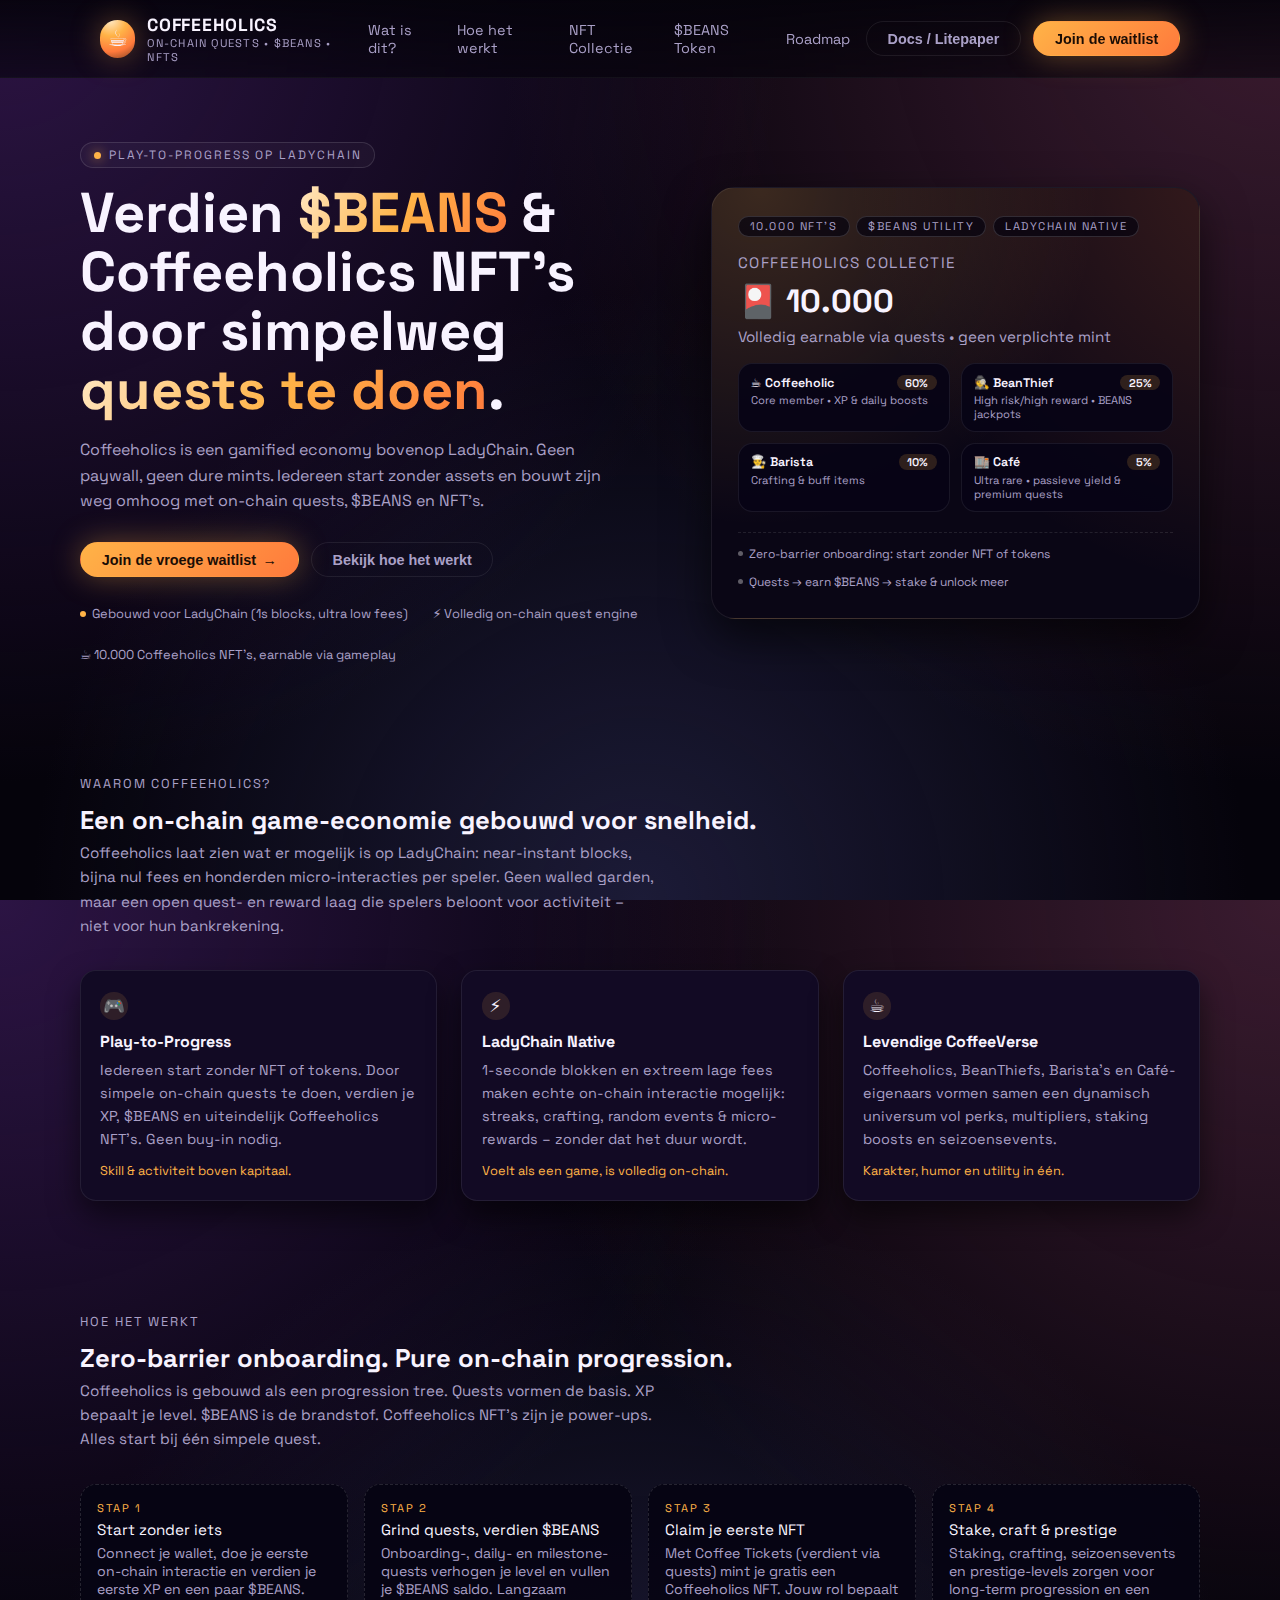
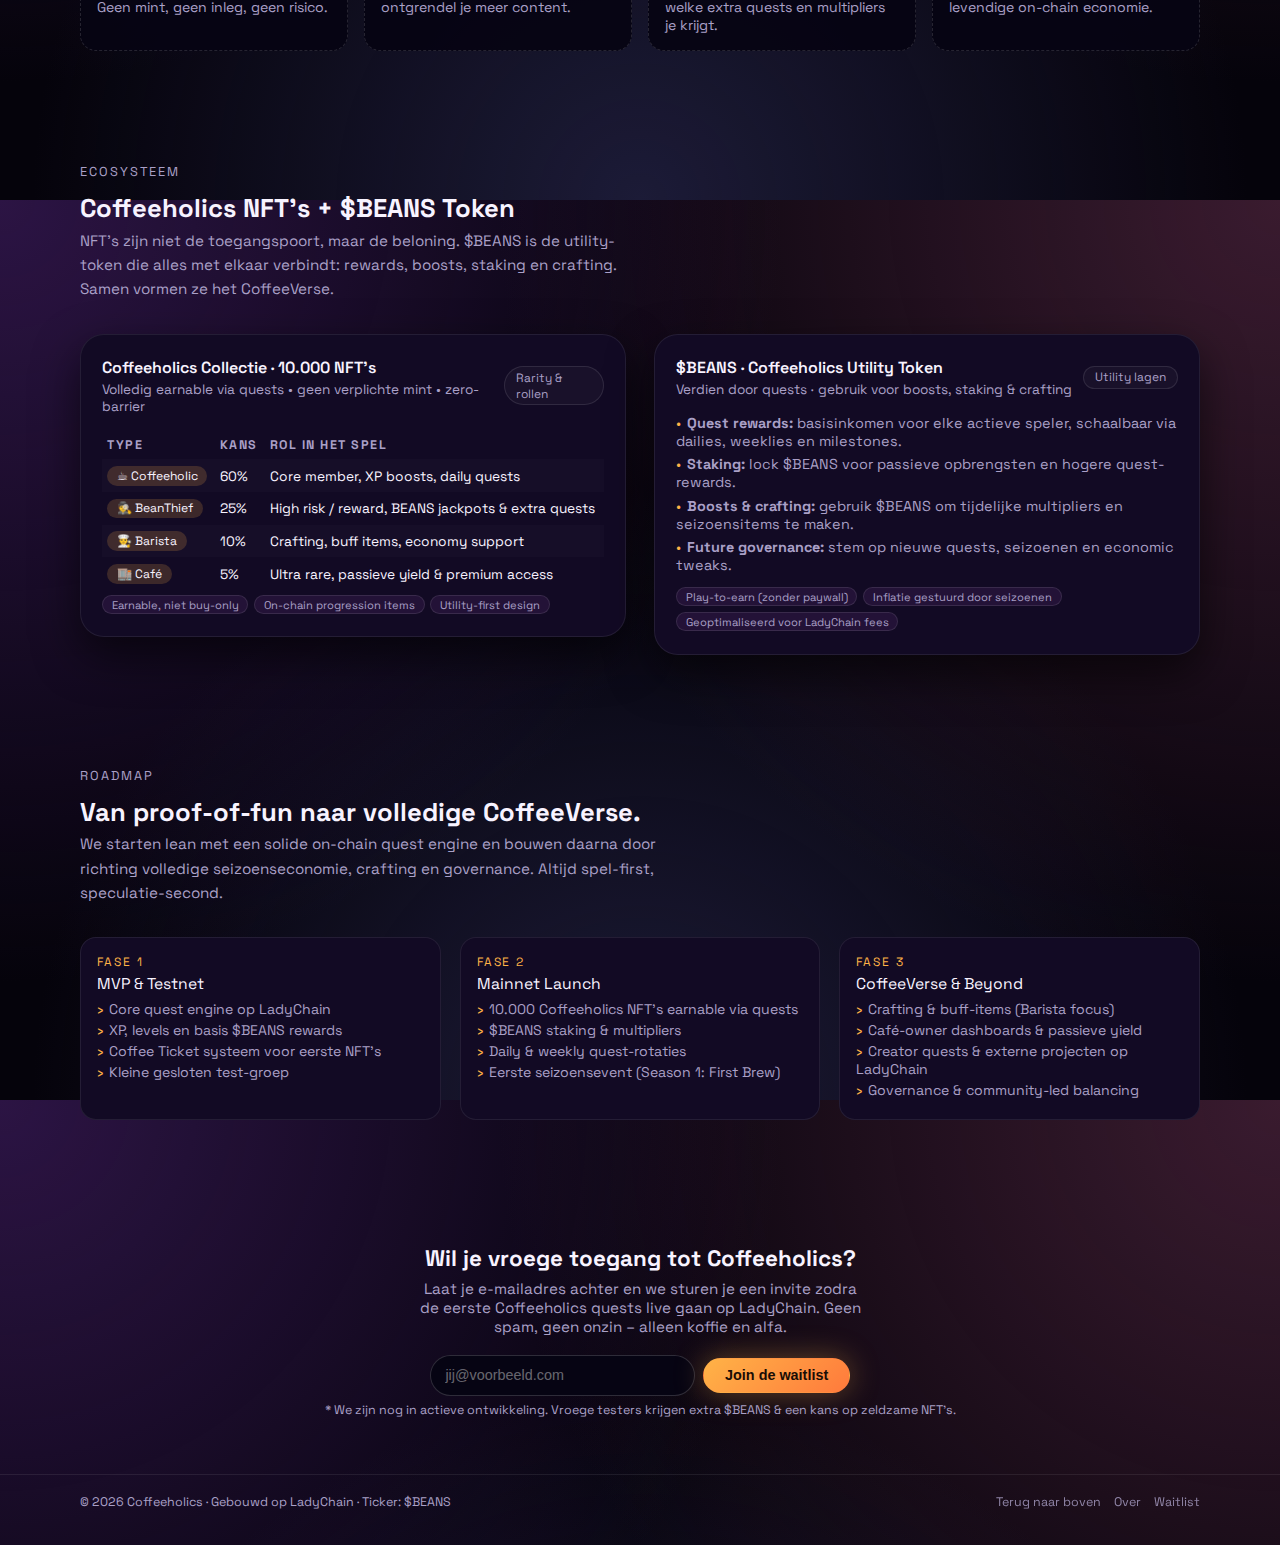
<file: Quest.html>
<!DOCTYPE html>
<html lang="nl">
<head>
  <meta charset="UTF-8" />
  <title>Coffeeholics • Play-to-Progress op LadyChain</title>
  <meta name="viewport" content="width=device-width, initial-scale=1" />
  <meta name="description" content="Coffeeholics is het eerste gamified play-to-progress ecosysteem op LadyChain. Verdien $BEANS en Coffeeholics NFT's door quests te doen." />

  <!-- Google Font -->
  <link rel="preconnect" href="https://fonts.googleapis.com" />
  <link rel="preconnect" href="https://fonts.gstatic.com" crossorigin />
  <link href="https://fonts.googleapis.com/css2?family=Space+Grotesk:wght@400;500;600;700&display=swap" rel="stylesheet" />

  <style>
    :root {
      --bg: #05030b;
      --bg-soft: #0a0615;
      --bg-card: #120a24;
      --bg-chip: #231237;
      --accent: #ffb347;
      --accent-strong: #ff7a3c;
      --accent-soft: rgba(255, 179, 71, 0.12);
      --text: #f8f3ff;
      --muted: #aaa0c7;
      --border-subtle: rgba(255, 255, 255, 0.08);
      --radius-xl: 1.5rem;
      --radius-lg: 1rem;
      --radius-pill: 999px;
      --shadow-soft: 0 18px 45px rgba(0, 0, 0, 0.6);
      --shadow-glow: 0 0 30px rgba(255, 179, 71, 0.35);
      --transition-fast: 0.18s ease-out;
      --transition-med: 0.28s ease-out;
    }

    * {
      box-sizing: border-box;
      margin: 0;
      padding: 0;
    }

    html, body {
      height: 100%;
      scroll-behavior: smooth;
    }

    body {
      font-family: "Space Grotesk", system-ui, -apple-system, BlinkMacSystemFont, sans-serif;
      background:
        radial-gradient(circle at 0% 0%, #2c1444 0, transparent 50%),
        radial-gradient(circle at 100% 0%, #3a1b2f 0, transparent 50%),
        radial-gradient(circle at 50% 100%, #1c1b37 0, transparent 55%),
        var(--bg);
      color: var(--text);
      -webkit-font-smoothing: antialiased;
    }

    a {
      color: inherit;
      text-decoration: none;
    }

    img {
      max-width: 100%;
      display: block;
    }

    .page {
      min-height: 100vh;
      display: flex;
      flex-direction: column;
    }

    /* NAVBAR */

    .nav {
      position: sticky;
      top: 0;
      z-index: 50;
      backdrop-filter: blur(18px);
      background: linear-gradient(to bottom, rgba(5, 3, 11, 0.9), rgba(5, 3, 11, 0.6));
      border-bottom: 1px solid rgba(255, 255, 255, 0.06);
    }

    .nav-inner {
      max-width: 1120px;
      margin: 0 auto;
      padding: 0.85rem 1.25rem;
      display: flex;
      align-items: center;
      justify-content: space-between;
      gap: 1rem;
    }

    .nav-left {
      display: flex;
      align-items: center;
      gap: 0.75rem;
    }

    .logo-mark {
      display: flex;
      align-items: center;
      justify-content: center;
      width: 38px;
      height: 38px;
      border-radius: 1.1rem;
      background: radial-gradient(circle at 30% 0%, #ffe9c6 0, #ffb347 35%, #ff7a3c 70%, #7d4222 100%);
      box-shadow: var(--shadow-glow);
      font-size: 1.4rem;
    }

    .logo-text {
      display: flex;
      flex-direction: column;
    }

    .logo-title {
      font-size: 1.1rem;
      font-weight: 700;
      letter-spacing: 0.04em;
      text-transform: uppercase;
    }

    .logo-subtitle {
      font-size: 0.7rem;
      color: var(--muted);
      text-transform: uppercase;
      letter-spacing: 0.11em;
    }

    .nav-links {
      display: flex;
      align-items: center;
      gap: 1.25rem;
      font-size: 0.9rem;
      color: var(--muted);
    }

    .nav-link {
      position: relative;
      padding: 0.15rem 0;
    }

    .nav-link::after {
      content: "";
      position: absolute;
      left: 0;
      bottom: -0.2rem;
      width: 0;
      height: 2px;
      border-radius: 999px;
      background: linear-gradient(90deg, var(--accent), var(--accent-strong));
      transition: width var(--transition-fast);
    }

    .nav-link:hover {
      color: var(--text);
    }

    .nav-link:hover::after {
      width: 100%;
    }

    .nav-cta {
      display: flex;
      align-items: center;
      gap: 0.75rem;
    }

    .btn {
      border-radius: var(--radius-pill);
      padding: 0.55rem 1.3rem;
      border: 1px solid transparent;
      font-size: 0.9rem;
      font-weight: 600;
      cursor: pointer;
      display: inline-flex;
      align-items: center;
      gap: 0.4rem;
      white-space: nowrap;
      transition: transform var(--transition-fast), box-shadow var(--transition-fast), background var(--transition-fast), border-color var(--transition-fast), color var(--transition-fast), opacity var(--transition-fast);
    }

    .btn-primary {
      background: linear-gradient(135deg, var(--accent), var(--accent-strong));
      color: #1a0d05;
      box-shadow: var(--shadow-glow);
    }

    .btn-primary:hover {
      transform: translateY(-1px) scale(1.01);
      box-shadow: 0 22px 55px rgba(0, 0, 0, 0.75);
    }

    .btn-ghost {
      background: transparent;
      color: var(--muted);
      border-color: var(--border-subtle);
    }

    .btn-ghost:hover {
      border-color: rgba(255, 255, 255, 0.26);
      color: var(--text);
      background: rgba(255, 255, 255, 0.02);
    }

    .nav-toggle {
      display: none;
      background: none;
      border: none;
      color: var(--text);
      cursor: pointer;
      padding: 0.25rem;
    }

    .nav-toggle span {
      display: block;
      width: 22px;
      height: 2px;
      border-radius: 999px;
      background: var(--text);
      margin: 4px 0;
      transition: transform 0.2s ease, opacity 0.2s ease;
    }

    /* MAIN LAYOUT */

    .main {
      flex: 1;
    }

    .section {
      padding: 3.5rem 1.25rem;
    }

    .section-inner {
      max-width: 1120px;
      margin: 0 auto;
    }

    /* HERO */

    .hero {
      padding-top: 4rem;
      padding-bottom: 3.5rem;
    }

    .hero-grid {
      display: grid;
      grid-template-columns: minmax(0, 3fr) minmax(0, 2.5fr);
      gap: 2.75rem;
      align-items: center;
    }

    .eyebrow {
      display: inline-flex;
      align-items: center;
      gap: 0.5rem;
      font-size: 0.75rem;
      text-transform: uppercase;
      letter-spacing: 0.16em;
      color: var(--muted);
      padding: 0.25rem 0.8rem;
      border-radius: var(--radius-pill);
      background: rgba(255, 255, 255, 0.03);
      border: 1px solid rgba(255, 255, 255, 0.12);
      margin-bottom: 1rem;
    }

    .eyebrow-pill {
      width: 7px;
      height: 7px;
      border-radius: 999px;
      background: var(--accent);
      box-shadow: 0 0 12px rgba(255, 179, 71, 0.8);
    }

    .hero-title {
      font-size: clamp(2.4rem, 3.1vw + 1.6rem, 3.5rem);
      line-height: 1.05;
      margin-bottom: 1.1rem;
    }

    .hero-title span.gradient {
      background: linear-gradient(120deg, #ffe9c6, #ffb347, #ff7a3c);
      -webkit-background-clip: text;
      background-clip: text;
      color: transparent;
    }

    .hero-subtitle {
      font-size: 1rem;
      max-width: 34rem;
      color: var(--muted);
      line-height: 1.6;
      margin-bottom: 1.75rem;
    }

    .hero-actions {
      display: flex;
      flex-wrap: wrap;
      gap: 0.75rem;
      margin-bottom: 1.75rem;
    }

    .hero-meta {
      display: flex;
      flex-wrap: wrap;
      gap: 1.5rem;
      font-size: 0.8rem;
      color: var(--muted);
    }

    .hero-meta span {
      display: flex;
      align-items: center;
      gap: 0.4rem;
    }

    .hero-badge-dot {
      width: 6px;
      height: 6px;
      border-radius: 999px;
      background: var(--accent);
    }

    .hero-card {
      background: radial-gradient(circle at 10% 0%, rgba(255, 179, 71, 0.2), transparent 55%), var(--bg-soft);
      border-radius: var(--radius-xl);
      border: 1px solid rgba(255, 255, 255, 0.08);
      padding: 1.75rem 1.6rem;
      box-shadow: var(--shadow-soft);
      position: relative;
      overflow: hidden;
    }

    .hero-card::before {
      content: "";
      position: absolute;
      inset: 0;
      background: radial-gradient(circle at 120% -10%, rgba(255, 122, 60, 0.3), transparent 60%);
      opacity: 0.7;
      pointer-events: none;
    }

    .hero-card-inner {
      position: relative;
      z-index: 1;
    }

    .chip-row {
      display: flex;
      flex-wrap: wrap;
      gap: 0.4rem;
      margin-bottom: 1rem;
    }

    .chip {
      padding: 0.15rem 0.7rem;
      border-radius: var(--radius-pill);
      background: rgba(4, 1, 14, 0.7);
      border: 1px solid rgba(255, 255, 255, 0.15);
      font-size: 0.7rem;
      text-transform: uppercase;
      letter-spacing: 0.14em;
      color: var(--muted);
    }

    .card-heading {
      font-size: 0.95rem;
      letter-spacing: 0.1em;
      text-transform: uppercase;
      color: var(--muted);
      margin-bottom: 0.6rem;
    }

    .card-main-number {
      font-size: 2rem;
      font-weight: 700;
      margin-bottom: 0.35rem;
    }

    .card-main-label {
      font-size: 0.95rem;
      color: var(--muted);
      margin-bottom: 1.1rem;
    }

    .rarity-grid {
      display: grid;
      grid-template-columns: repeat(2, minmax(0, 1fr));
      gap: 0.65rem;
      margin-bottom: 1.25rem;
    }

    .rarity-card {
      padding: 0.65rem 0.75rem;
      border-radius: 0.9rem;
      background: rgba(7, 3, 21, 0.9);
      border: 1px solid rgba(255, 255, 255, 0.08);
      display: flex;
      flex-direction: column;
      gap: 0.15rem;
      font-size: 0.78rem;
    }

    .rarity-title {
      display: flex;
      justify-content: space-between;
      align-items: center;
      font-weight: 600;
    }

    .rarity-tag {
      padding: 0.05rem 0.55rem;
      border-radius: 999px;
      background: rgba(255, 179, 71, 0.16);
      font-size: 0.7rem;
    }

    .rarity-sub {
      color: var(--muted);
      font-size: 0.7rem;
    }

    .hero-stats {
      display: flex;
      gap: 0.75rem;
      font-size: 0.75rem;
      color: var(--muted);
      border-top: 1px dashed rgba(255, 255, 255, 0.1);
      padding-top: 0.8rem;
      margin-top: 0.6rem;
      flex-wrap: wrap;
    }

    .hero-stats span {
      display: flex;
      align-items: center;
      gap: 0.4rem;
    }

    .dot-soft {
      width: 5px;
      height: 5px;
      border-radius: 999px;
      background: rgba(255, 255, 255, 0.35);
    }

    /* FEATURES / HOW IT WORKS */

    .section-title {
      font-size: 1.6rem;
      margin-bottom: 0.3rem;
    }

    .section-kicker {
      font-size: 0.8rem;
      text-transform: uppercase;
      letter-spacing: 0.15em;
      color: var(--muted);
      margin-bottom: 0.75rem;
    }

    .section-description {
      max-width: 36rem;
      color: var(--muted);
      font-size: 0.95rem;
      line-height: 1.6;
      margin-bottom: 2rem;
    }

    .feature-grid {
      display: grid;
      grid-template-columns: repeat(3, minmax(0, 1fr));
      gap: 1.5rem;
    }

    .feature-card {
      background: var(--bg-card);
      border-radius: var(--radius-lg);
      border: 1px solid var(--border-subtle);
      padding: 1.3rem 1.2rem;
      box-shadow: 0 14px 30px rgba(0, 0, 0, 0.55);
      position: relative;
      overflow: hidden;
    }

    .feature-icon {
      width: 28px;
      height: 28px;
      border-radius: 0.85rem;
      background: rgba(255, 179, 71, 0.12);
      display: flex;
      align-items: center;
      justify-content: center;
      font-size: 1.1rem;
      margin-bottom: 0.7rem;
    }

    .feature-title {
      font-size: 1rem;
      margin-bottom: 0.4rem;
    }

    .feature-text {
      font-size: 0.9rem;
      color: var(--muted);
      line-height: 1.6;
      margin-bottom: 0.7rem;
    }

    .feature-tagline {
      font-size: 0.8rem;
      color: var(--accent);
    }

    .steps-grid {
      display: grid;
      grid-template-columns: repeat(4, minmax(0, 1fr));
      gap: 1rem;
      margin-top: 1.5rem;
    }

    .step-card {
      border-radius: var(--radius-lg);
      border: 1px dashed rgba(255, 255, 255, 0.13);
      background: rgba(6, 4, 19, 0.95);
      padding: 1rem;
      font-size: 0.88rem;
      color: var(--muted);
    }

    .step-label {
      font-size: 0.7rem;
      text-transform: uppercase;
      letter-spacing: 0.15em;
      color: var(--accent);
      margin-bottom: 0.35rem;
    }

    .step-title {
      font-size: 0.95rem;
      margin-bottom: 0.3rem;
      color: var(--text);
    }

    /* NFT / TOKEN SECTION */

    .dual-grid {
      display: grid;
      grid-template-columns: minmax(0, 1.2fr) minmax(0, 1.2fr);
      gap: 1.75rem;
      align-items: flex-start;
    }

    .panel {
      background: var(--bg-card);
      border-radius: var(--radius-xl);
      border: 1px solid var(--border-subtle);
      padding: 1.4rem 1.3rem;
      box-shadow: var(--shadow-soft);
    }

    .panel-header {
      display: flex;
      justify-content: space-between;
      align-items: center;
      gap: 0.6rem;
      margin-bottom: 1rem;
    }

    .panel-title {
      font-size: 1rem;
      font-weight: 600;
    }

    .panel-pill {
      padding: 0.15rem 0.7rem;
      border-radius: var(--radius-pill);
      background: rgba(255, 255, 255, 0.03);
      border: 1px solid rgba(255, 255, 255, 0.1);
      font-size: 0.75rem;
      color: var(--muted);
    }

    .rarity-table {
      width: 100%;
      border-spacing: 0;
      border-collapse: collapse;
      font-size: 0.86rem;
      margin-top: 0.3rem;
    }

    .rarity-table thead {
      font-size: 0.78rem;
      color: var(--muted);
      text-transform: uppercase;
      letter-spacing: 0.12em;
    }

    .rarity-table th,
    .rarity-table td {
      padding: 0.4rem 0.35rem;
      text-align: left;
    }

    .rarity-table tbody tr:nth-child(odd) {
      background: rgba(255, 255, 255, 0.02);
    }

    .rarity-chip {
      display: inline-flex;
      align-items: center;
      padding: 0.12rem 0.6rem;
      border-radius: 999px;
      background: rgba(255, 179, 71, 0.18);
      font-size: 0.76rem;
    }

    .token-list {
      list-style: none;
      display: flex;
      flex-direction: column;
      gap: 0.35rem;
      font-size: 0.9rem;
      color: var(--muted);
      margin: 0.3rem 0 0.8rem;
    }

    .token-list li::before {
      content: "•";
      margin-right: 0.4rem;
      color: var(--accent);
    }

    .pill-row {
      display: flex;
      flex-wrap: wrap;
      gap: 0.35rem;
      margin-top: 0.3rem;
    }

    .mini-pill {
      padding: 0.1rem 0.55rem;
      font-size: 0.7rem;
      border-radius: 999px;
      background: var(--bg-chip);
      color: var(--muted);
      border: 1px solid rgba(255, 255, 255, 0.1);
    }

    /* ROADMAP */

    .roadmap {
      margin-top: 0.5rem;
      display: grid;
      grid-template-columns: repeat(3, minmax(0, 1fr));
      gap: 1.2rem;
    }

    .roadmap-card {
      background: var(--bg-card);
      border-radius: var(--radius-lg);
      border: 1px solid var(--border-subtle);
      padding: 1rem 1rem;
      font-size: 0.88rem;
      color: var(--muted);
    }

    .roadmap-phase {
      font-size: 0.75rem;
      text-transform: uppercase;
      letter-spacing: 0.16em;
      color: var(--accent);
      margin-bottom: 0.25rem;
    }

    .roadmap-title {
      font-size: 0.98rem;
      margin-bottom: 0.35rem;
      color: var(--text);
    }

    .roadmap-list {
      list-style: none;
      padding-left: 0;
    }

    .roadmap-list li {
      margin-bottom: 0.2rem;
    }

    .roadmap-list li::before {
      content: "›";
      margin-right: 0.3rem;
      color: var(--accent);
    }

    /* WAITLIST / CTA */

    .cta {
      text-align: center;
      margin-top: 0.75rem;
    }

    .cta-heading {
      font-size: 1.4rem;
      margin-bottom: 0.4rem;
    }

    .cta-text {
      font-size: 0.95rem;
      color: var(--muted);
      max-width: 28rem;
      margin: 0 auto 1.2rem;
    }

    .cta-form {
      max-width: 420px;
      margin: 0.5rem auto 0;
      display: flex;
      flex-wrap: wrap;
      gap: 0.5rem;
      justify-content: center;
      align-items: center;
    }

    .input {
      flex: 1 1 180px;
      padding: 0.7rem 0.9rem;
      border-radius: var(--radius-pill);
      border: 1px solid rgba(255, 255, 255, 0.16);
      background: rgba(6, 4, 19, 0.95);
      color: var(--text);
      font-size: 0.9rem;
      outline: none;
      transition: border-color var(--transition-fast), box-shadow var(--transition-fast), background var(--transition-fast);
    }

    .input::placeholder {
      color: rgba(255, 255, 255, 0.4);
    }

    .input:focus {
      border-color: rgba(255, 179, 71, 0.9);
      box-shadow: 0 0 0 1px rgba(255, 179, 71, 0.4);
      background: rgba(10, 6, 26, 1);
    }

    .note {
      margin-top: 0.4rem;
      font-size: 0.78rem;
      color: var(--muted);
    }

    /* FOOTER */

    .footer {
      border-top: 1px solid rgba(255, 255, 255, 0.08);
      padding: 1.2rem 1.25rem 2.2rem;
      font-size: 0.78rem;
      color: var(--muted);
    }

    .footer-inner {
      max-width: 1120px;
      margin: 0 auto;
      display: flex;
      flex-wrap: wrap;
      justify-content: space-between;
      gap: 0.75rem;
      align-items: center;
    }

    .footer-links {
      display: flex;
      flex-wrap: wrap;
      gap: 0.8rem;
    }

    .footer-links a {
      opacity: 0.8;
    }

    .footer-links a:hover {
      opacity: 1;
      color: var(--accent);
    }

    /* RESPONSIVE */

    @media (max-width: 900px) {
      .hero-grid {
        grid-template-columns: minmax(0, 1fr);
      }

      .feature-grid {
        grid-template-columns: repeat(2, minmax(0, 1fr));
      }

      .steps-grid {
        grid-template-columns: repeat(2, minmax(0, 1fr));
      }

      .dual-grid {
        grid-template-columns: minmax(0, 1fr);
      }

      .roadmap {
        grid-template-columns: repeat(2, minmax(0, 1fr));
      }
    }

    @media (max-width: 720px) {
      .nav-inner {
        padding-inline: 1rem;
      }

      .nav-links,
      .nav-cta {
        display: none;
      }

      .nav-toggle {
        display: block;
      }

      .nav-menu-open .nav-links,
      .nav-menu-open .nav-cta {
        display: flex;
        flex-direction: column;
        align-items: flex-start;
        width: 100%;
      }

      .nav-inner.nav-menu-open {
        flex-wrap: wrap;
        align-items: flex-start;
        row-gap: 0.75rem;
      }

      .hero {
        padding-top: 2.5rem;
      }

      .section {
        padding-inline: 1rem;
      }

      .feature-grid {
        grid-template-columns: minmax(0, 1fr);
      }

      .steps-grid {
        grid-template-columns: minmax(0, 1fr);
      }

      .roadmap {
        grid-template-columns: minmax(0, 1fr);
      }

      .hero-actions {
        flex-direction: column;
        align-items: stretch;
      }

      .cta-form {
        flex-direction: column;
        align-items: stretch;
      }
    }
  </style>
</head>
<body>
  <div class="page">
    <!-- NAVBAR -->
    <header class="nav">
      <div class="nav-inner" id="navbar">
        <div class="nav-left">
          <div class="logo-mark">☕</div>
          <div class="logo-text">
            <div class="logo-title">Coffeeholics</div>
            <div class="logo-subtitle">On-chain quests • $BEANS • NFTs</div>
          </div>
        </div>

        <nav class="nav-links">
          <a href="#about" class="nav-link">Wat is dit?</a>
          <a href="#how" class="nav-link">Hoe het werkt</a>
          <a href="#nft" class="nav-link">NFT Collectie</a>
          <a href="#token" class="nav-link">$BEANS Token</a>
          <a href="#roadmap" class="nav-link">Roadmap</a>
        </nav>

        <div class="nav-cta">
          <button class="btn btn-ghost" onclick="scrollToSection('waitlist')">Docs / Litepaper</button>
          <button class="btn btn-primary" onclick="scrollToSection('waitlist')">Join de waitlist</button>
        </div>

        <button class="nav-toggle" aria-label="Toggle navigatie" id="navToggle">
          <span></span><span></span><span></span>
        </button>
      </div>
    </header>

    <!-- MAIN -->
    <main class="main">
      <!-- HERO -->
      <section class="section hero" id="top">
        <div class="section-inner hero-grid">
          <div>
            <div class="eyebrow">
              <span class="eyebrow-pill"></span>
              Play-to-Progress op LadyChain
            </div>
            <h1 class="hero-title">
              Verdien <span class="gradient">$BEANS</span> & Coffeeholics NFT’s
              door simpelweg <span class="gradient">quests te doen</span>.
            </h1>
            <p class="hero-subtitle">
              Coffeeholics is een gamified economy bovenop LadyChain. Geen paywall, geen dure mints.
              Iedereen start zonder assets en bouwt zijn weg omhoog met on-chain quests, $BEANS en NFT’s.
            </p>
            <div class="hero-actions">
              <button class="btn btn-primary" onclick="scrollToSection('waitlist')">
                Join de vroege waitlist
                <span>→</span>
              </button>
              <button class="btn btn-ghost" onclick="scrollToSection('how')">
                Bekijk hoe het werkt
              </button>
            </div>
            <div class="hero-meta">
              <span><span class="hero-badge-dot"></span> Gebouwd voor LadyChain (1s blocks, ultra low fees)</span>
              <span>⚡ Volledig on-chain quest engine</span>
              <span>☕ 10.000 Coffeeholics NFT’s, earnable via gameplay</span>
            </div>
          </div>

          <aside class="hero-card" aria-label="Coffeeholics NFT & odds">
            <div class="hero-card-inner">
              <div class="chip-row">
                <span class="chip">10.000 NFT’s</span>
                <span class="chip">$BEANS utility</span>
                <span class="chip">LadyChain native</span>
              </div>
              <div class="card-heading">Coffeeholics Collectie</div>
              <div class="card-main-number">🎴 10.000</div>
              <div class="card-main-label">Volledig earnable via quests • geen verplichte mint</div>

              <div class="rarity-grid">
                <div class="rarity-card">
                  <div class="rarity-title">
                    <span>☕ Coffeeholic</span>
                    <span class="rarity-tag">60%</span>
                  </div>
                  <div class="rarity-sub">Core member • XP & daily boosts</div>
                </div>
                <div class="rarity-card">
                  <div class="rarity-title">
                    <span>🕵️ BeanThief</span>
                    <span class="rarity-tag">25%</span>
                  </div>
                  <div class="rarity-sub">High risk/high reward • BEANS jackpots</div>
                </div>
                <div class="rarity-card">
                  <div class="rarity-title">
                    <span>👨‍🍳 Barista</span>
                    <span class="rarity-tag">10%</span>
                  </div>
                  <div class="rarity-sub">Crafting & buff items</div>
                </div>
                <div class="rarity-card">
                  <div class="rarity-title">
                    <span>🏬 Café</span>
                    <span class="rarity-tag">5%</span>
                  </div>
                  <div class="rarity-sub">Ultra rare • passieve yield & premium quests</div>
                </div>
              </div>

              <div class="hero-stats">
                <span><span class="dot-soft"></span> Zero-barrier onboarding: start zonder NFT of tokens</span>
                <span><span class="dot-soft"></span> Quests → earn $BEANS → stake & unlock meer</span>
              </div>
            </div>
          </aside>
        </div>
      </section>

      <!-- ABOUT / FEATURES -->
      <section class="section" id="about">
        <div class="section-inner">
          <div class="section-kicker">Waarom Coffeeholics?</div>
          <h2 class="section-title">Een on-chain game-economie gebouwd voor snelheid.</h2>
          <p class="section-description">
            Coffeeholics laat zien wat er mogelijk is op LadyChain: near-instant blocks, bijna nul fees en
            honderden micro-interacties per speler. Geen walled garden, maar een open quest- en reward
            laag die spelers beloont voor activiteit – niet voor hun bankrekening.
          </p>

          <div class="feature-grid">
            <article class="feature-card">
              <div class="feature-icon">🎮</div>
              <h3 class="feature-title">Play-to-Progress</h3>
              <p class="feature-text">
                Iedereen start zonder NFT of tokens. Door simpele on-chain quests te doen, verdien je XP,
                $BEANS en uiteindelijk Coffeeholics NFT’s. Geen buy-in nodig.
              </p>
              <div class="feature-tagline">Skill & activiteit boven kapitaal.</div>
            </article>

            <article class="feature-card">
              <div class="feature-icon">⚡</div>
              <h3 class="feature-title">LadyChain Native</h3>
              <p class="feature-text">
                1-seconde blokken en extreem lage fees maken echte on-chain interactie mogelijk:
                streaks, crafting, random events & micro-rewards – zonder dat het duur wordt.
              </p>
              <div class="feature-tagline">Voelt als een game, is volledig on-chain.</div>
            </article>

            <article class="feature-card">
              <div class="feature-icon">☕</div>
              <h3 class="feature-title">Levendige CoffeeVerse</h3>
              <p class="feature-text">
                Coffeeholics, BeanThiefs, Barista’s en Café-eigenaars vormen samen een dynamisch
                universum vol perks, multipliers, staking boosts en seizoensevents.
              </p>
              <div class="feature-tagline">Karakter, humor en utility in één.</div>
            </article>
          </div>
        </div>
      </section>

      <!-- HOW IT WORKS -->
      <section class="section" id="how">
        <div class="section-inner">
          <div class="section-kicker">Hoe het werkt</div>
          <h2 class="section-title">Zero-barrier onboarding. Pure on-chain progression.</h2>
          <p class="section-description">
            Coffeeholics is gebouwd als een progression tree. Quests vormen de basis. XP bepaalt je level.
            $BEANS is de brandstof. Coffeeholics NFT’s zijn je power-ups. Alles start bij één simpele quest.
          </p>

          <div class="steps-grid">
            <div class="step-card">
              <div class="step-label">Stap 1</div>
              <div class="step-title">Start zonder iets</div>
              <p>
                Connect je wallet, doe je eerste on-chain interactie en verdien je eerste XP en een paar $BEANS.
                Geen mint, geen inleg, geen risico.
              </p>
            </div>
            <div class="step-card">
              <div class="step-label">Stap 2</div>
              <div class="step-title">Grind quests, verdien $BEANS</div>
              <p>
                Onboarding-, daily- en milestone-quests verhogen je level en vullen je $BEANS saldo.
                Langzaam ontgrendel je meer content.
              </p>
            </div>
            <div class="step-card">
              <div class="step-label">Stap 3</div>
              <div class="step-title">Claim je eerste NFT</div>
              <p>
                Met Coffee Tickets (verdient via quests) mint je gratis een Coffeeholics NFT. Jouw rol bepaalt
                welke extra quests en multipliers je krijgt.
              </p>
            </div>
            <div class="step-card">
              <div class="step-label">Stap 4</div>
              <div class="step-title">Stake, craft & prestige</div>
              <p>
                Staking, crafting, seizoensevents en prestige-levels zorgen voor long-term progression
                en een levendige on-chain economie.
              </p>
            </div>
          </div>
        </div>
      </section>

      <!-- NFT + TOKEN -->
      <section class="section" id="nft">
        <div class="section-inner">
          <div class="section-kicker">Ecosysteem</div>
          <h2 class="section-title">Coffeeholics NFT’s + $BEANS Token</h2>
          <p class="section-description">
            NFT’s zijn niet de toegangspoort, maar de beloning. $BEANS is de utility-token die alles met
            elkaar verbindt: rewards, boosts, staking en crafting. Samen vormen ze het CoffeeVerse.
          </p>

          <div class="dual-grid">
            <!-- NFT PANEL -->
            <div class="panel">
              <div class="panel-header">
                <div>
                  <div class="panel-title">Coffeeholics Collectie · 10.000 NFT’s</div>
                  <div style="font-size:0.85rem;color:var(--muted);margin-top:0.15rem;">
                    Volledig earnable via quests • geen verplichte mint • zero-barrier
                  </div>
                </div>
                <div class="panel-pill">Rarity & rollen</div>
              </div>

              <table class="rarity-table" aria-label="NFT kansen en rollen">
                <thead>
                  <tr>
                    <th>Type</th>
                    <th>Kans</th>
                    <th>Rol in het spel</th>
                  </tr>
                </thead>
                <tbody>
                  <tr>
                    <td><span class="rarity-chip">☕ Coffeeholic</span></td>
                    <td>60%</td>
                    <td>Core member, XP boosts, daily quests</td>
                  </tr>
                  <tr>
                    <td><span class="rarity-chip">🕵️ BeanThief</span></td>
                    <td>25%</td>
                    <td>High risk / reward, BEANS jackpots & extra quests</td>
                  </tr>
                  <tr>
                    <td><span class="rarity-chip">👨‍🍳 Barista</span></td>
                    <td>10%</td>
                    <td>Crafting, buff items, economy support</td>
                  </tr>
                  <tr>
                    <td><span class="rarity-chip">🏬 Café</span></td>
                    <td>5%</td>
                    <td>Ultra rare, passieve yield & premium access</td>
                  </tr>
                </tbody>
              </table>

              <div class="pill-row">
                <span class="mini-pill">Earnable, niet buy-only</span>
                <span class="mini-pill">On-chain progression items</span>
                <span class="mini-pill">Utility-first design</span>
              </div>
            </div>

            <!-- TOKEN PANEL -->
            <div class="panel" id="token">
              <div class="panel-header">
                <div>
                  <div class="panel-title">$BEANS · Coffeeholics Utility Token</div>
                  <div style="font-size:0.85rem;color:var(--muted);margin-top:0.15rem;">
                    Verdien door quests · gebruik voor boosts, staking & crafting
                  </div>
                </div>
                <div class="panel-pill">Utility lagen</div>
              </div>

              <ul class="token-list">
                <li><strong>Quest rewards:</strong> basisinkomen voor elke actieve speler, schaalbaar via dailies, weeklies en milestones.</li>
                <li><strong>Staking:</strong> lock $BEANS voor passieve opbrengsten en hogere quest-rewards.</li>
                <li><strong>Boosts & crafting:</strong> gebruik $BEANS om tijdelijke multipliers en seizoensitems te maken.</li>
                <li><strong>Future governance:</strong> stem op nieuwe quests, seizoenen en economic tweaks.</li>
              </ul>

              <div class="pill-row">
                <span class="mini-pill">Play-to-earn (zonder paywall)</span>
                <span class="mini-pill">Inflatie gestuurd door seizoenen</span>
                <span class="mini-pill">Geoptimaliseerd voor LadyChain fees</span>
              </div>
            </div>
          </div>
        </div>
      </section>

      <!-- ROADMAP -->
      <section class="section" id="roadmap">
        <div class="section-inner">
          <div class="section-kicker">Roadmap</div>
          <h2 class="section-title">Van proof-of-fun naar volledige CoffeeVerse.</h2>
          <p class="section-description">
            We starten lean met een solide on-chain quest engine en bouwen daarna door richting volledige
            seizoenseconomie, crafting en governance. Altijd spel-first, speculatie-second.
          </p>

          <div class="roadmap">
            <article class="roadmap-card">
              <div class="roadmap-phase">Fase 1</div>
              <div class="roadmap-title">MVP & Testnet</div>
              <ul class="roadmap-list">
                <li>Core quest engine op LadyChain</li>
                <li>XP, levels en basis $BEANS rewards</li>
                <li>Coffee Ticket systeem voor eerste NFT’s</li>
                <li>Kleine gesloten test-groep</li>
              </ul>
            </article>

            <article class="roadmap-card">
              <div class="roadmap-phase">Fase 2</div>
              <div class="roadmap-title">Mainnet Launch</div>
              <ul class="roadmap-list">
                <li>10.000 Coffeeholics NFT’s earnable via quests</li>
                <li>$BEANS staking & multipliers</li>
                <li>Daily & weekly quest-rotaties</li>
                <li>Eerste seizoensevent (Season 1: First Brew)</li>
              </ul>
            </article>

            <article class="roadmap-card">
              <div class="roadmap-phase">Fase 3</div>
              <div class="roadmap-title">CoffeeVerse & Beyond</div>
              <ul class="roadmap-list">
                <li>Crafting & buff-items (Barista focus)</li>
                <li>Café-owner dashboards & passieve yield</li>
                <li>Creator quests & externe projecten op LadyChain</li>
                <li>Governance & community-led balancing</li>
              </ul>
            </article>
          </div>
        </div>
      </section>

      <!-- WAITLIST / CTA -->
      <section class="section" id="waitlist">
        <div class="section-inner cta">
          <h2 class="cta-heading">Wil je vroege toegang tot Coffeeholics?</h2>
          <p class="cta-text">
            Laat je e-mailadres achter en we sturen je een invite zodra de eerste Coffeeholics quests live gaan
            op LadyChain. Geen spam, geen onzin – alleen koffie en alfa.
          </p>

          <form class="cta-form" onsubmit="handleWaitlist(event)">
            <input
              type="email"
              class="input"
              id="emailInput"
              name="email"
              placeholder="jij@voorbeeld.com"
              required
            />
            <button type="submit" class="btn btn-primary">
              Join de waitlist
            </button>
          </form>
          <div class="note" id="waitlistNote">
            * We zijn nog in actieve ontwikkeling. Vroege testers krijgen extra $BEANS & een kans op zeldzame NFT’s.
          </div>
        </div>
      </section>
    </main>

    <!-- FOOTER -->
    <footer class="footer">
      <div class="footer-inner">
        <div>© <span id="year"></span> Coffeeholics · Gebouwd op LadyChain · Ticker: $BEANS</div>
        <div class="footer-links">
          <a href="#top">Terug naar boven</a>
          <a href="#about">Over</a>
          <a href="#waitlist">Waitlist</a>
        </div>
      </div>
    </footer>
  </div>

  <script>
    // Smooth scroll helper (extra bovenop CSS scroll-behavior, voor oudere browsers)
    function scrollToSection(id) {
      var el = document.getElementById(id);
      if (!el) return;
      el.scrollIntoView({ behavior: "smooth", block: "start" });
    }

    // Simple mobile nav toggle
    const navToggle = document.getElementById("navToggle");
    const navbar = document.getElementById("navbar");

    if (navToggle && navbar) {
      navToggle.addEventListener("click", function () {
        navbar.classList.toggle("nav-menu-open");
      });
    }

    // Waitlist handler (front-end only demo)
    function handleWaitlist(event) {
      event.preventDefault();
      const emailInput = document.getElementById("emailInput");
      const note = document.getElementById("waitlistNote");
      const email = emailInput.value.trim();

      if (!email) return;

      // Hier kun je later een echte API-call integreren
      emailInput.value = "";
      emailInput.blur();

      note.textContent = "Dank je! We hebben je toegevoegd aan de vroege waitlist. ☕";
    }

    // Dynamisch jaartal in footer
    document.getElementById("year").textContent = new Date().getFullYear();
  </script>
</body>
</html>
</file>
